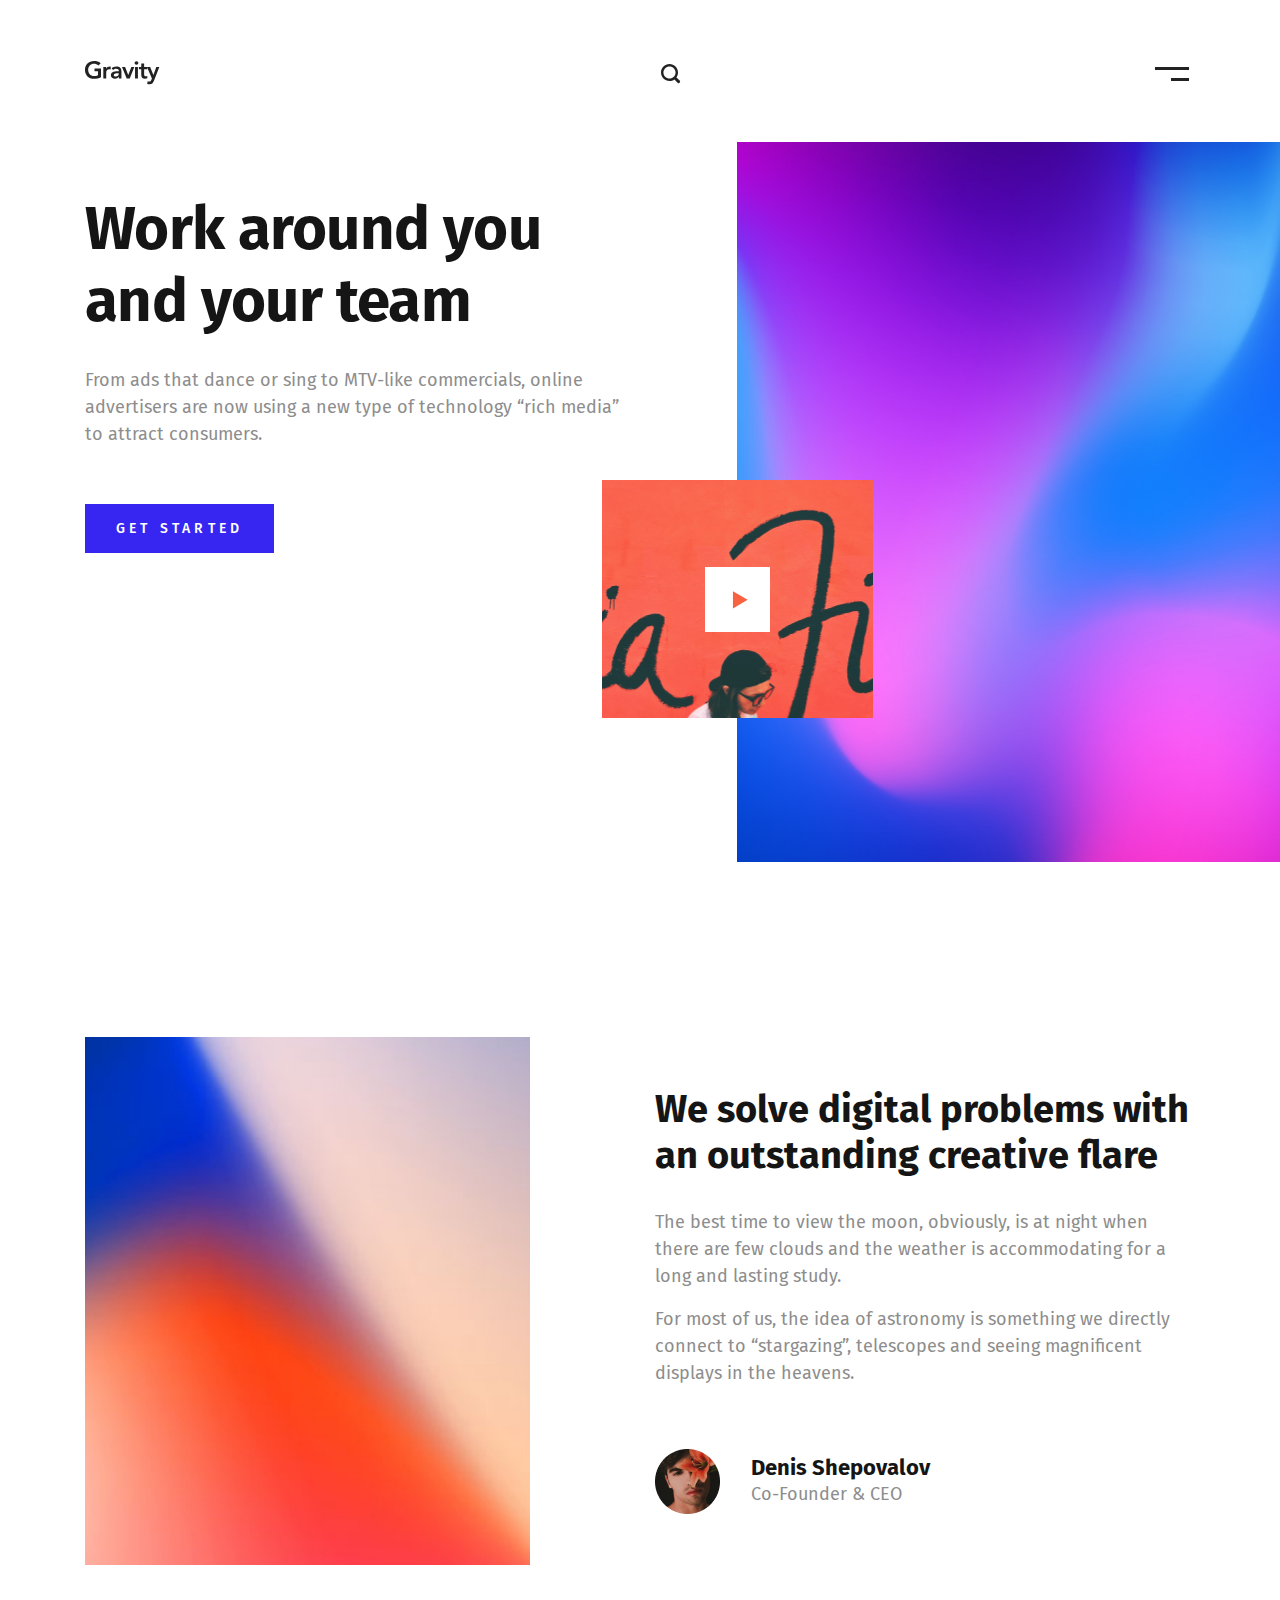
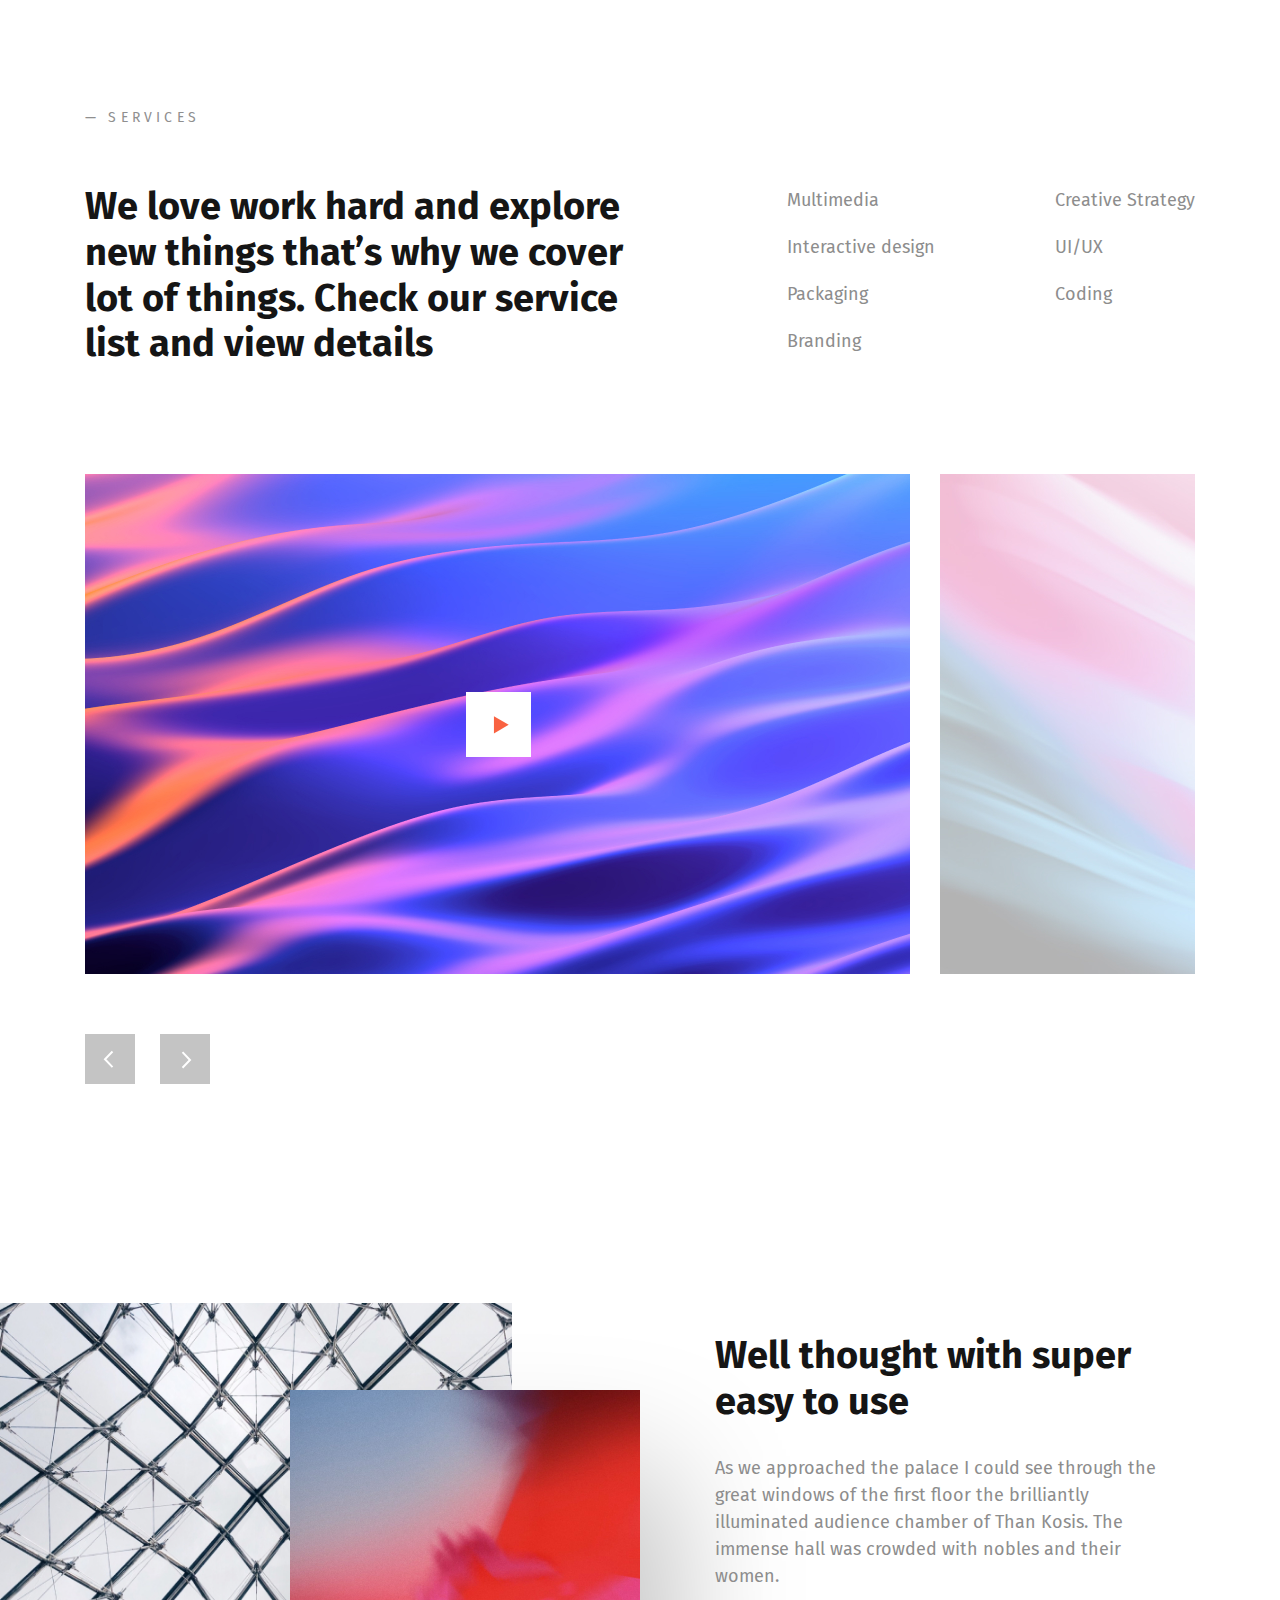
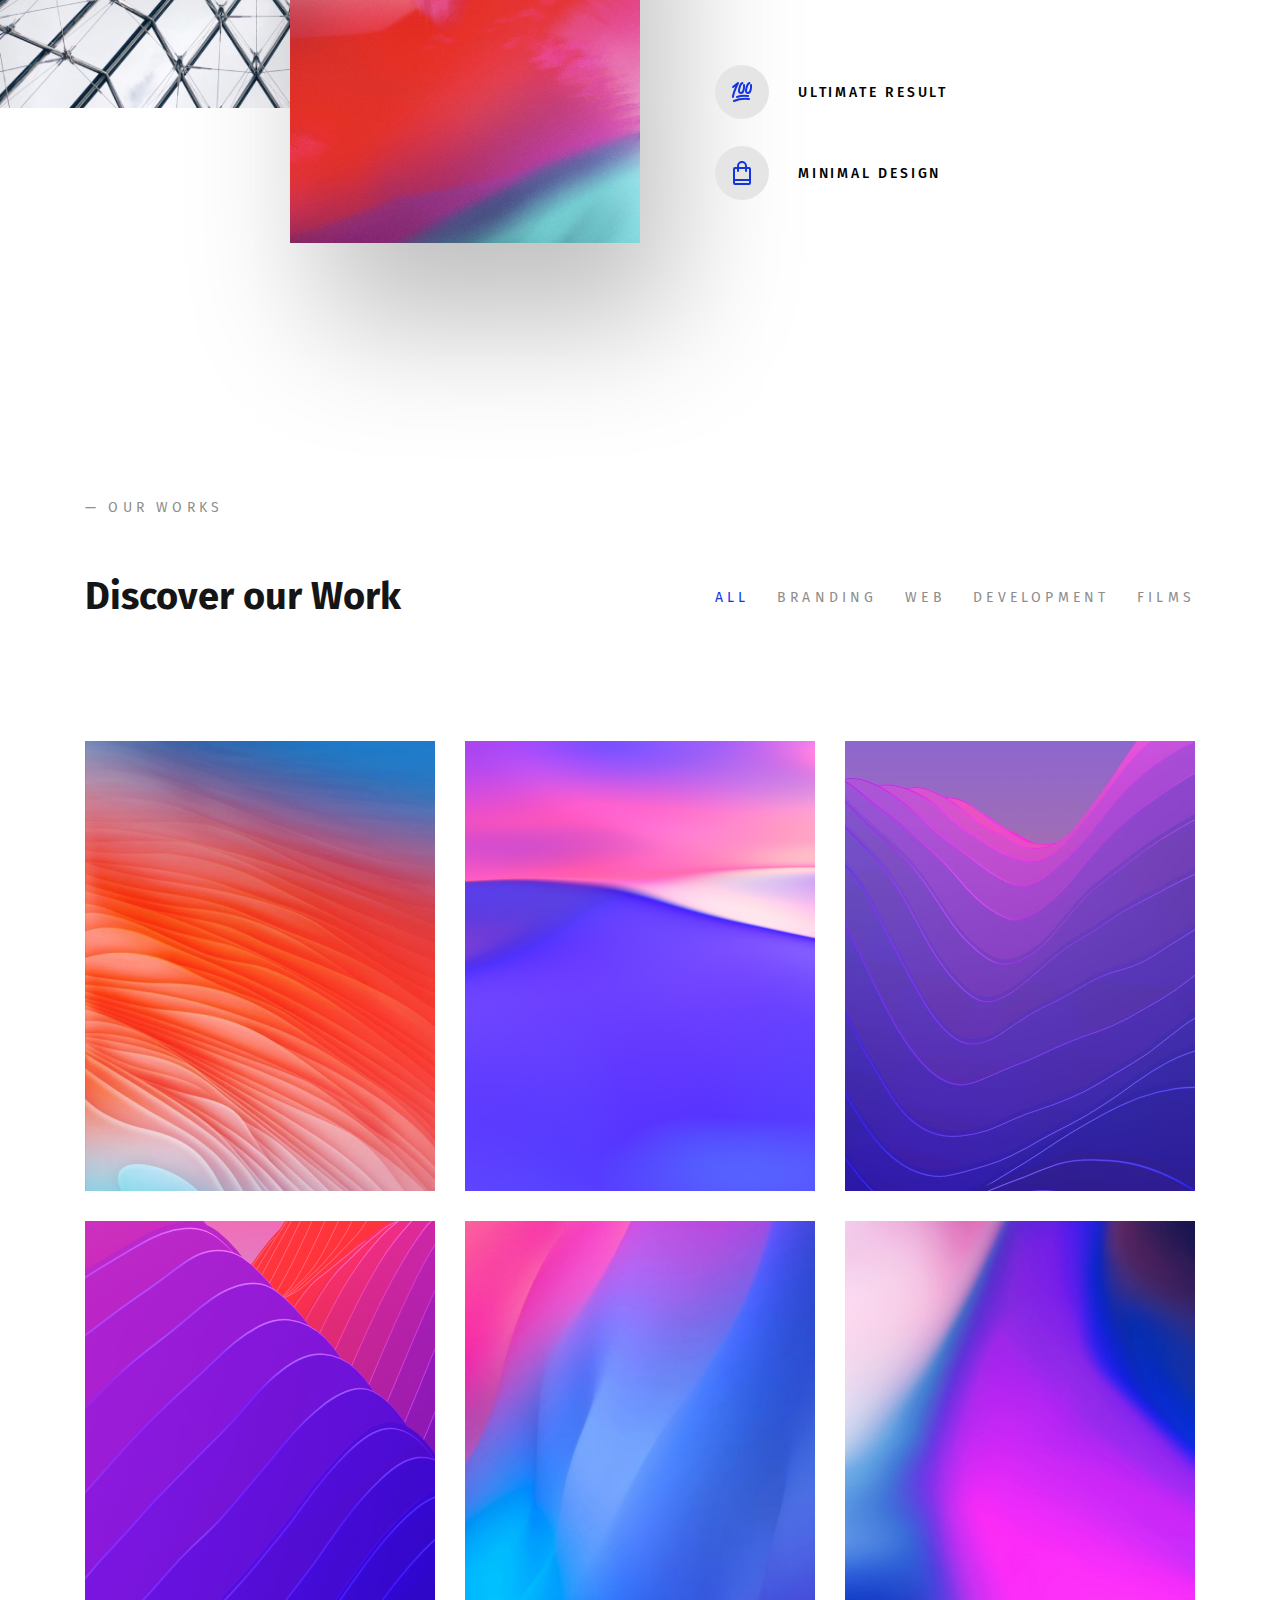
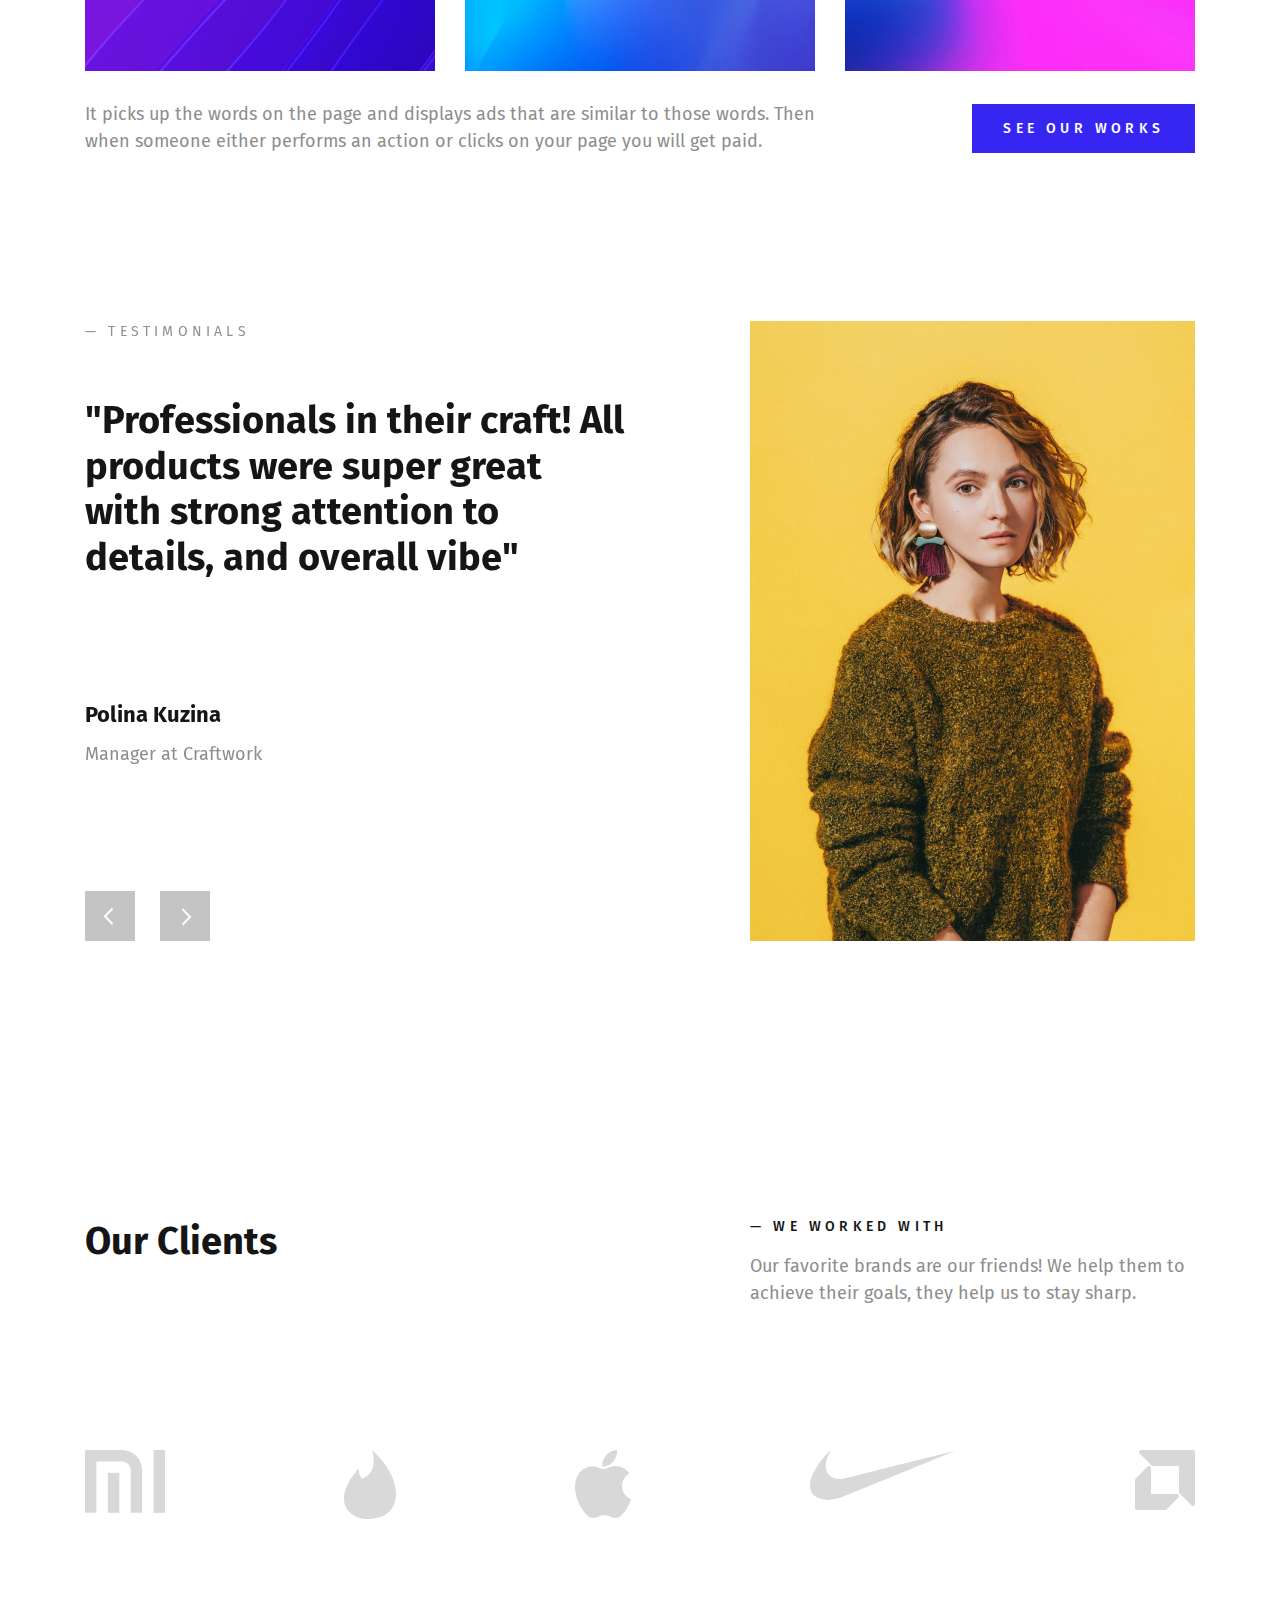
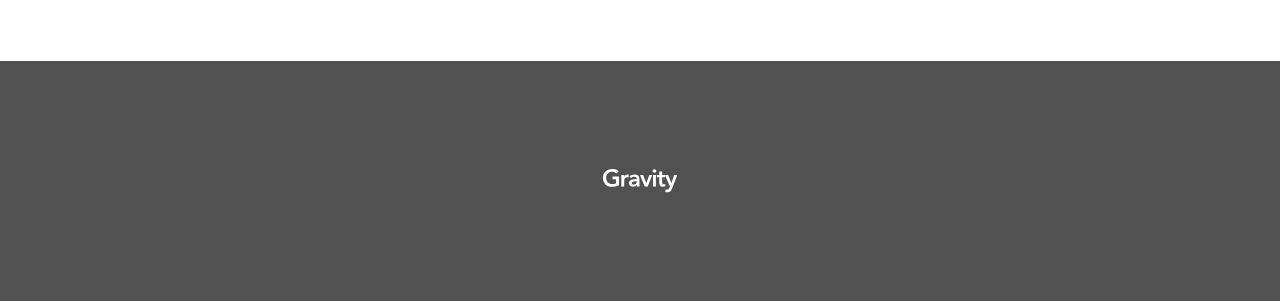
<file: gravity/index.html>
<!DOCTYPE html>
<html>

<head>
    <meta charset="utf-8">
    <title>Gravity</title>
    <meta name="viewport" content="width=device-width, initial-scale=1, shrink-to-fit=no">
    <link href="https://fonts.googleapis.com/css2?family=Fira+Sans:wght@400;500;700&display=swap" rel="stylesheet">
    <link rel="stylesheet" href="css/bootstrap.min.css">
    <link rel="stylesheet" href="css/main.css">
    <link rel="stylesheet" href="css/owl.carousel.min.css">
    <link rel="stylesheet" href="css/owl.theme.default.min.css">
</head>

<body>
    <header>
        <div class="nav">
            <div class="container">
                <div class="row">
                    <div class="col-4 col-md-4">
                        <img src="img/logo.svg" alt="Gravity" class="logo">
                    </div>
                    <div class="offset-md-2 col-4 col-md-3">
                        <button class="search">
                                <img src="img/search.svg" alt="Search for
                                    materials">
                            </button>
                    </div>
                    <div class="col-4 col-md-3">
                        <button class="menu ml-auto">
                                <img src="img/menu.svg" alt="Menu Gravity">
                            </button>
                    </div>
                </div>
            </div>
        </div>

        <div class="offer">
            <div class="container">
                <div class="row">
                    <div class="col-md-6 vh-dependent">
                        <div class="offer-cont">
                            <h1 class="offer-cont__title">
                                Work around you and your team
                            </h1>
                            <p class="offer-cont__text">
                                From ads that dance or sing to MTV-like commercials, online advertisers are now using a new type of technology “rich media” to attract consumers.
                            </p>
                            <button class="offer-cont__btn btn">
                                    get started
                                </button>
                        </div>
                    </div>
                    <div class="col-md-6 be-static">
                        <div class="hero">
                            <a href="#" class="video"></a>
                        </div>
                    </div>
                </div>
            </div>
        </div>
    </header>

    <section class="problems">
        <div class="container">
            <div class="row">
                <div class="col-md-5">
                    <img src="img/img2.jpg" class="img-fluid" alt="Poster">
                </div>
                <div class="col-md-6 ml-auto d-flex align-items-center">
                    <div class="about">
                        <h2 class="about__title">We solve digital problems with an outstanding creative flare
                        </h2>
                        <p class="about__text">
                            The best time to view the moon, obviously, is at night when there are few clouds and the weather is accommodating for a long and lasting study.
                        </p>
                        <p class="about__text">
                            For most of us, the idea of astronomy is something we directly connect to “stargazing”, telescopes and seeing magnificent displays in the heavens.
                        </p>
                        <div class="about__author">
                            <h4 class="about__name">
                                Denis Shepovalov
                            </h4>
                            <p class="about__add">
                                Co-Founder & CEO
                            </p>
                        </div>
                    </div>

                </div>
            </div>
        </div>
    </section>
    <section class="services">
        <div class="container">
            <div class="row">
                <div class="col-md-6">
                    <div class="section-title">
                        <p class="section-title__label">— Services</p>
                        <h2 class="section-title__heading">
                            We love work hard and explore new things that’s why we cover lot of things. Check our service list and view details
                        </h2>
                    </div>
                </div>
                <div class="col-md-5 ml-auto d-flex
                        justify-content-between">
                    <ul class="serv-list serv-list_left">
                        <li class="serv-list__item">
                            Multimedia
                        </li>
                        <li class="serv-list__item">
                            Interactive design
                        </li>
                        <li class="serv-list__item">
                            Packaging
                        </li>
                        <li class="serv-list__item">
                            Branding
                        </li>
                    </ul>
                    <ul class="serv-list serv-list_right">
                        <li class="serv-list__item">
                            Creative Strategy
                        </li>
                        <li class="serv-list__item">
                            UI/UX
                        </li>
                        <li class="serv-list__item">
                            Coding
                        </li>
                    </ul>
                </div>
            </div>
            <div class="row">
                <div class="col">
                    <div class="owl-carousel owl-theme work-carousel">
                        <div class="item">
                            <img src="img/img3.jpg" alt="Work">
                            <span class="owl-carousel__play"></span>
                        </div>
                        <div class="item">
                            <img src="img/img4.jpg" alt="Work">
                            <span class="owl-carousel__play"></span>
                        </div>
                        <div class="item">
                            <img src="img/img3.jpg" alt="Work">
                            <span class="owl-carousel__play"></span>
                        </div>
                        <div class="item">
                            <img src="img/img4.jpg" alt="Work">
                            <span class="owl-carousel__play"></span>
                        </div>

                    </div>
                </div>
            </div>
        </div>
    </section>
    <section class="result">
        <div class="container">
            <div class="row">
                <div class="col-md-6 be-static">
                    <div class="row">
                        <div class="collage">
                            <img src="img/img5.jpg" alt="Work">
                        </div>
                    </div>
                </div>
            </div>
            <div class="col-md-6 ml-auto d-flex align-items-center">
                <div class="easy">
                    <h2 class="easy__title">Well thought with super easy to use
                    </h2>
                    <p class="easy__text">
                        As we approached the palace I could see through the great windows of the first floor the brilliantly illuminated audience chamber of Than Kosis. The immense hall was crowded with nobles and their women.
                    </p>
                    <div class="easy__point easy__point_first">
                        Ultimate Result
                    </div>
                    <div class="easy__point easy__point_second">
                        Minimal Design
                    </div>

                </div>
            </div>
        </div>
    </section>

    <section class="works tabs">
        <div class="container">
            <div class="row">
                <div class="col-md-6">
                    <div class="section-title">
                        <p class="section-title__label">— our works</p>
                        <h2 class="section-title__heading">
                            Discover our Work
                        </h2>
                    </div>
                </div>
                <div class="col-12 col-xl-6">
                    <ul class="work-tabs tabs__caption d-flex
                            justify-content-between">
                        <li class="work-tabs__item active">
                            <a href="#">All</a>
                        </li>
                        <li class="work-tabs__item">
                            <a href="#">Branding</a>
                        </li>
                        <li class="work-tabs__item">
                            <a href="#">Web</a>
                        </li>
                        <li class="work-tabs__item">
                            <a href="#">Development</a>
                        </li>
                        <li class="work-tabs__item">
                            <a href="#">Films</a>
                        </li>


                </div>
            </div>
            <div class="row">
                <div class="col">

                    <div class="works-wrap d-flex
                                justify-content-between tabs__content active">
                        <a href="#" class="works-wrap__item">
                            <img src="img/img8.jpg" alt="Work">
                        </a>
                        <a href="#" class="works-wrap__item">
                            <img src="img/img9.jpg" alt="Work">
                        </a>
                        <a href="#" class="works-wrap__item">
                            <img src="img/img7.jpg" alt="Work">
                        </a>
                        <a href="#" class="works-wrap__item">
                            <img src="img/img10.jpg" alt="Work">
                        </a>
                        <a href="#" class="works-wrap__item">
                            <img src="img/img11.jpg" alt="Work">
                        </a>
                        <a href="#" class="works-wrap__item">
                            <img src="img/img12.jpg" alt="Work">
                        </a>
                    </div>

                    <div class="works-wrap d-flex
                                justify-content-between tabs__content">
                        <a href="#" class="works-wrap__item">
                            <img src="img/img7.jpg" alt="Work">
                        </a>
                        <a href="#" class="works-wrap__item">
                            <img src="img/img9.jpg" alt="Work">
                        </a>
                        <a href="#" class="works-wrap__item">
                            <img src="img/img8.jpg" alt="Work">
                        </a>
                        <a href="#" class="works-wrap__item">
                            <img src="img/img10.jpg" alt="Work">
                        </a>
                        <a href="#" class="works-wrap__item">
                            <img src="img/img12.jpg" alt="Work">
                        </a>
                        <a href="#" class="works-wrap__item">
                            <img src="img/img11.jpg" alt="Work">
                        </a>
                    </div>

                    <div class="works-wrap d-flex
                                justify-content-between tabs__content">
                        <a href="#" class="works-wrap__item">
                            <img src="img/img11.jpg" alt="Work">
                        </a>
                        <a href="#" class="works-wrap__item">
                            <img src="img/img12.jpg" alt="Work">
                        </a>
                        <a href="#" class="works-wrap__item">
                            <img src="img/img7.jpg" alt="Work">
                        </a>
                        <a href="#" class="works-wrap__item">
                            <img src="img/img8.jpg" alt="Work">
                        </a>
                        <a href="#" class="works-wrap__item">
                            <img src="img/img9.jpg" alt="Work">
                        </a>
                        <a href="#" class="works-wrap__item">
                            <img src="img/img10.jpg" alt="Work">
                        </a>
                    </div>

                    <div class="works-wrap d-flex
                                justify-content-between tabs__content">
                        <a href="#" class="works-wrap__item">
                            <img src="img/img8.jpg" alt="Work">
                        </a>
                        <a href="#" class="works-wrap__item">
                            <img src="img/img12.jpg" alt="Work">
                        </a>
                        <a href="#" class="works-wrap__item">
                            <img src="img/img7.jpg" alt="Work">
                        </a>
                        <a href="#" class="works-wrap__item">
                            <img src="img/img11.jpg" alt="Work">
                        </a>
                        <a href="#" class="works-wrap__item">
                            <img src="img/img10.jpg" alt="Work">
                        </a>
                        <a href="#" class="works-wrap__item">
                            <img src="img/img12.jpg" alt="Work">
                        </a>
                    </div>


                    <div class="works-wrap d-flex
                                justify-content-between tabs__content">
                        <a href="#" class="works-wrap__item">
                            <img src="img/img8.jpg" alt="Work">
                        </a>
                        <a href="#" class="works-wrap__item">
                            <img src="img/img9.jpg" alt="Work">
                        </a>
                        <a href="#" class="works-wrap__item">
                            <img src="img/img11.jpg" alt="Work">
                        </a>
                        <a href="#" class="works-wrap__item">
                            <img src="img/img12.jpg" alt="Work">
                        </a>
                        <a href="#" class="works-wrap__item">
                            <img src="img/img10.jpg" alt="Work">
                        </a>
                        <a href="#" class="works-wrap__item">
                            <img src="img/img7.jpg" alt="Work">
                        </a>
                    </div>

                </div>
            </div>

            <div class="works-info d-flex justify-content-between
                        align-items-center">
                <p class="works-info__text">It picks up the words on the page and displays ads that are similar to those words. Then when someone either performs an action or clicks on your page you will get paid.</p>
                <button class="btn">see our works</button>
            </div>
        </div>
    </section>
    <section class="testimonials">
        <div class="container">
            <div class="contribuitor-carousel owl-carousel">

                <div class="row">
                    <div class="col-md-6">
                        <div class="section-title">
                            <p class="section-title__label">— Testimonials</p>
                            <h2 class="section-title__heading">
                                "Professionals in their craft! All products were super great with strong attention to details, and overall vibe"
                            </h2>
                            <div class="contribuitor">
                                <h4 class="contribuitor__name">
                                    Polina Kuzina
                                </h4>
                                <p class="contribuitor__add">
                                    Manager at Craftwork
                                </p>
                            </div>
                        </div>
                    </div>
                    <div class="col-md-5 ml-auto">
                        <img src="img/photo.jpg" class="contribuitor-photo img-fluid" alt="Polina Kuzina">
                    </div>
                </div>

                <div class="row">
                    <div class="col-md-6">
                        <div class="section-title">
                            <p class="section-title__label">— Testimonials</p>
                            <h2 class="section-title__heading">
                                "Professionals in their craft! All products were super great with strong attention to details, and overall vibe"
                            </h2>
                            <div class="contribuitor">
                                <h4 class="contribuitor__name">
                                    Polina Kuzina
                                </h4>
                                <p class="contribuitor__add">
                                    Manager at Craftwork
                                </p>
                            </div>
                        </div>
                    </div>
                    <div class="col-md-5 ml-auto">
                        <img src="img/photo.jpg" class="contribuitor-photo img-fluid" alt="Polina Kuzina">
                    </div>
                </div>

            </div>

        </div>
    </section>
    <section class="clients">
        <div class="container">
            <div class="row d-flex justify-content-between">
                <div class="col-md-6">
                    <div class="section-title">
                        <h2 class="section-title__heading">
                            Our Clients
                        </h2>
                    </div>
                </div>
                <div class="col-md-5">
                    <div class="clients-about">
                        <h6 class="clients-about__label">
                            — We worked with
                        </h6>
                        <p class="clients-about__add">
                            Our favorite brands are our friends! We help them to achieve their goals, they help us to stay sharp.
                        </p>
                    </div>
                </div>

            </div>
            <div class="row">
                <div class="col">
                    <div class="clients-row d-flex justify-content-between">
                        <a href="#" class="clients-row__item">
                            <img src="img/xiaomi.svg" alt="Xiaomi">
                        </a>
                        <a href="#" class="clients-row__item">
                            <img src="img/tinder.svg" alt="Tinder">
                        </a>
                        <a href="#" class="clients-row__item">
                            <img src="img/apple.svg" alt="Apple">
                        </a>
                        <a href="#" class="clients-row__item">
                            <img src="img/nike.svg" alt="Nike">
                        </a>
                        <a href="#" class="clients-row__item">
                            <img src="img/amd.svg" alt="AMD">
                        </a>

                    </div>
                </div>
            </div>
        </div>
    </section>

    <footer class="footer ">
        <div class="container">
            <div class="row">
                <div class="col d-flex align-items-center justify-content-center ">
                    <img src="img/logo-footer.svg" alt="Gravity">
                </div>
            </div>
        </div>
    </footer>


    <script src=" js/jquery-3.5.1.min.js "></script>
    <script src="js/owl.carousel.min.js "></script>
    <script src="js/main.js "></script>
</body>

</html>

</html>
</file>
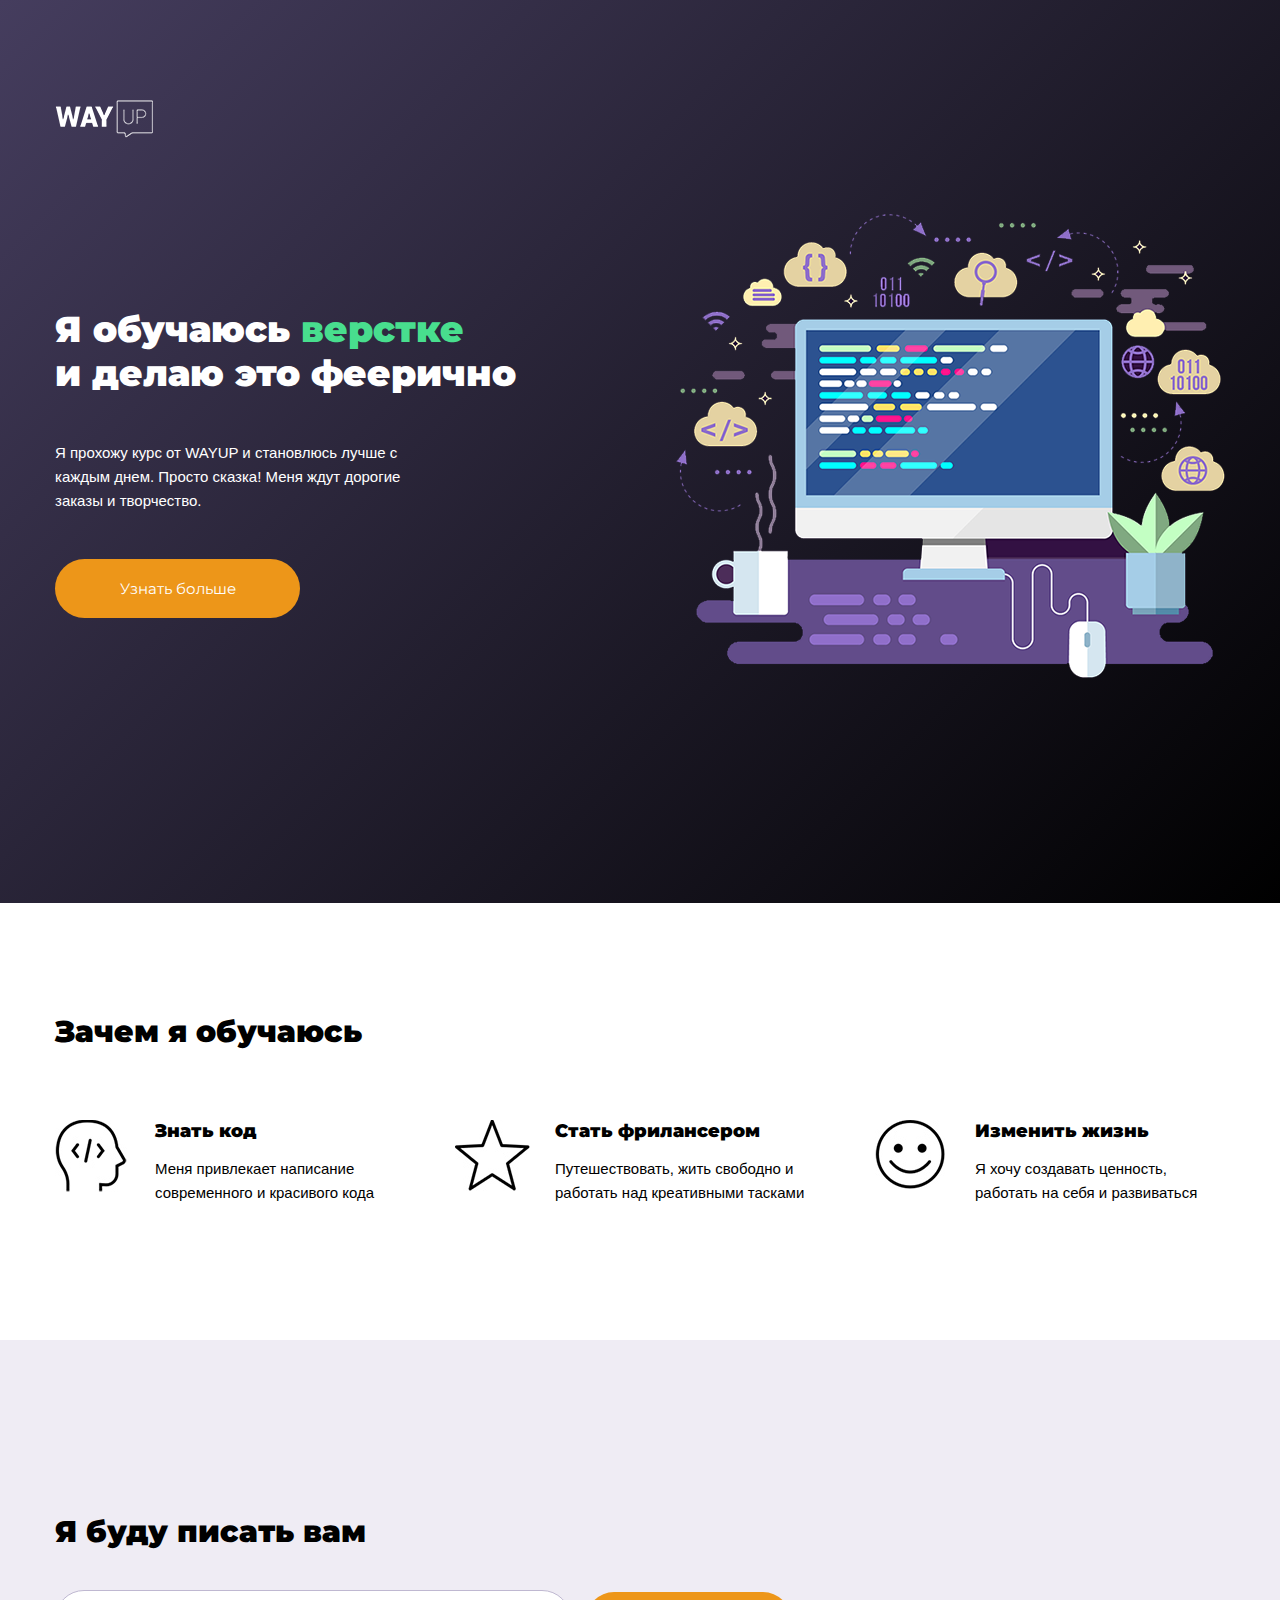
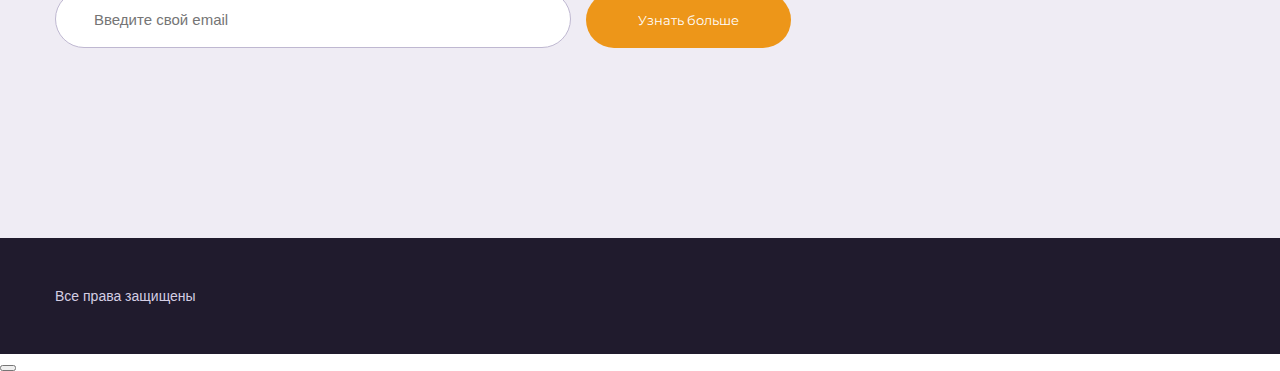
<file: js/index.html>
<!DOCTYPE html>
<html lang="en">

<head>
    <meta charset="UTF-8">
    <title>Document</title>
    <meta name="viewport" content="width=device-width, initial-scale=1, shrink-to-fit=no">
    <link href="https://fonts.googleapis.com/css2?family=Montserrat:wght@900&display=swap" rel="stylesheet">
    <link rel="stylesheet" href="css/style.css">
    <link rel="stylesheet" href="https://cdnjs.cloudflare.com/ajax/libs/animate.css/4.0.0/animate.min.css" />
</head>

<body>
    <header id="header" class="header">
        <div class="container">
            <div class="logo-container">
                <img src="img/logo.png" alt="wayup" class="logo animate__animated animate__backInDown">
            </div>
            <div class="wrapper">
                <div class="offer animate__animated animate__backInLeft">
                    <h1 class="title">Я обучаюсь <span>верстке</span> <br> и делаю это феерично
                    </h1>
                    <p class="intro">Я прохожу курс от WAYUP и становлюсь лучше с каждым днем. Просто сказка! Меня ждут дорогие заказы и творчество.</p>
                    <a href="#" class="btn" id="btn">Узнать больше</a>
                </div>
                <img src="img/desktop.png" alt="desktop" class="desktop animate__animated animate__backInRight">
            </div>
        </div>
    </header>
    <section id="learn" class="learn">
        <div class="container">
            <h2 class="section-title animate__animated">Зачем я обучаюсь</h2>
            <div class="skills">
                <div class="skill">
                    <h3 class="skill-title">
                        Знать код
                    </h3>
                    <p class="skill-text">Меня привлекает написание современного и красивого кода</p>
                </div>
                <div class="skill skill-free animate__animated">
                    <h3 class="skill-title">
                        Стать фрилансером
                    </h3>
                    <p class="skill-text">Путешествовать, жить свободно и работать над креативными тасками</p>
                </div>
                <div class="skill skill-change">
                    <h3 class="skill-title">
                        Изменить жизнь
                    </h3>
                    <p class="skill-text">Я хочу создавать ценность, работать на себя и развиваться</p>
                </div>
            </div>
        </div>
    </section>
    <section id="mail" class="mail">
        <div class="container">
            <h2 class="section-title">Я буду писать вам</h2>
            <form action="#" class="form">
                <input type="email" placeholder="Введите свой email" name="email" class="input" required>
                <button type="submit" class="btn btn-form">Узнать больше</button>
            </form>
        </div>
    </section>
    <footer id="footer" class="footer">
        <div class="container">
            <p class="credits">Все права защищены</p>
        </div>
    </footer>
    <script src="js/jquery-3.5.1.min.js"></script>
    <script src="js/main.js">
    </script>
    <div class="class">
        <button>
            <div></div>
        </button>
    </div>

</body>

</html>
</file>
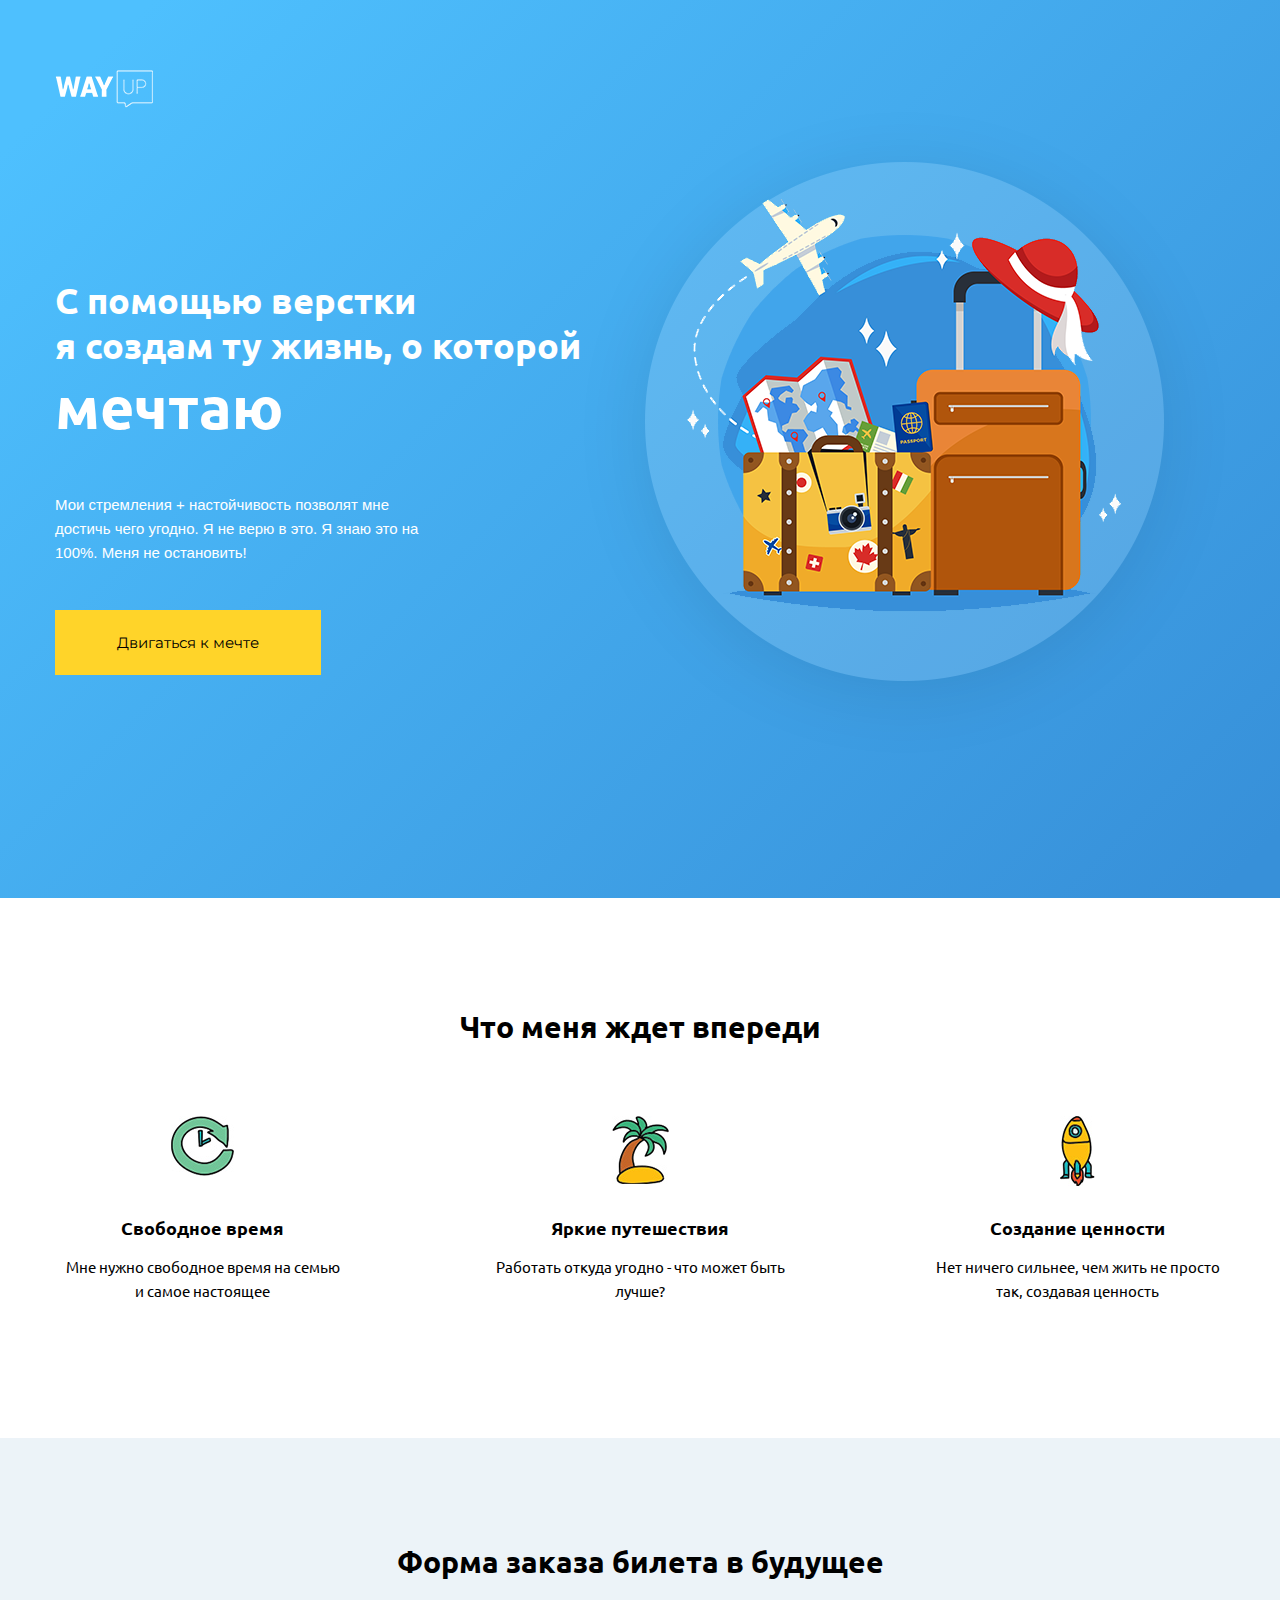
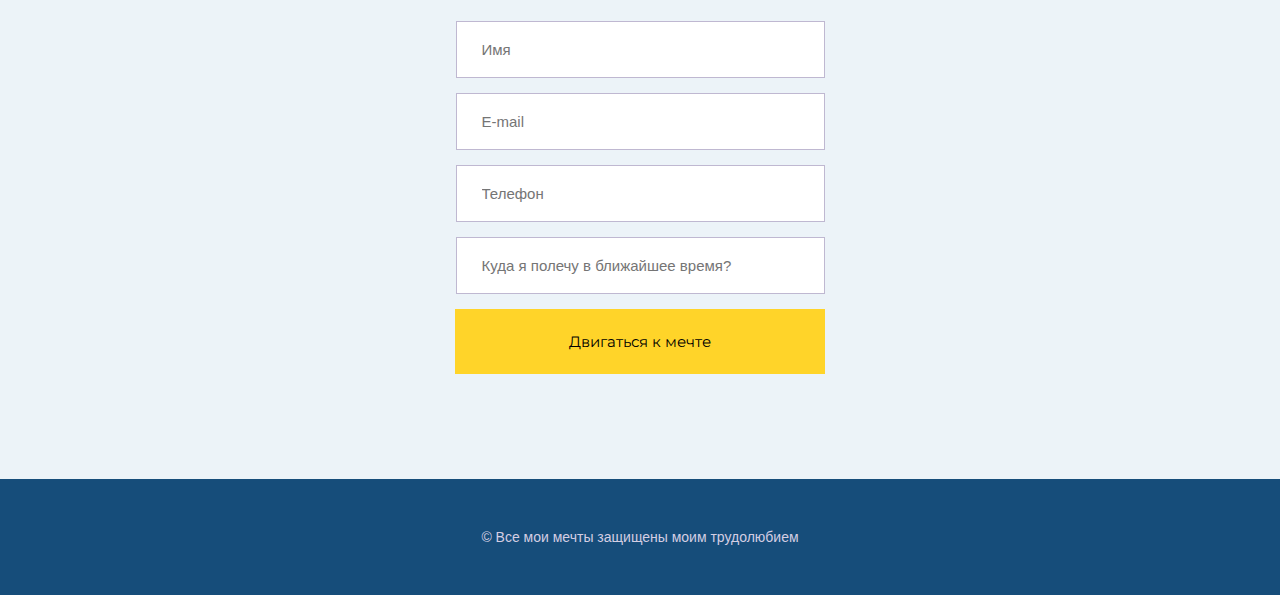
<file: домашнее задание/index.html>
<!DOCTYPE html>
<html lang="en">

<head>
    <meta charset="UTF-8">
    <meta name="viewport" content="width=device-width, initial-scale=1.0">
    <title>Document</title>
    <style>
        @import url('https://fonts.googleapis.com/css2?family=Montserrat:wght@900&family=Ubuntu:wght@400;700&display=swap');
    </style>
    <link rel="stylesheet" href="css/style.css">
</head>

<body>

    <header id="header" class="header">
        <div class="container">
            <div class="logo-container">
                <img src="img/logo.png" alt="wayup" class="logo">
            </div>
            <div class="wrapper">
                <div class="offer">
                    <h1 class="title">С помощью верстки <br> я создам ту жизнь, о которой <span>мечтаю</span>
                    </h1>
                    <p class="intro">Мои стремления + настойчивость позволят мне достичь чего угодно. Я не верю в это. Я знаю это на 100%. Меня не остановить!</p>
                    <a href="#" class="btn">Двигаться к мечте</a>
                </div>
                <img src="../домашнее задание/img/travel.png" alt="travel" class="travel">
            </div>
        </div>
    </header>

    <section id="learn" class="learn">
        <div class="container">
            <h2 class="section-title">Что меня ждет впереди</h2>
            <div class="plans">
                <div class="plan">
                    <h3 class="plan-title">
                        Свободное время
                    </h3>
                    <p class="plan-text">Мне нужно свободное время на семью <br> и самое настоящее</p>
                </div>
                <div class="plan plan-travel">
                    <h3 class="plan-title">
                        Яркие путешествия
                    </h3>
                    <p class="plan-text">Работать откуда угодно - что может быть лучше?</p>
                </div>
                <div class="plan plan-change">
                    <h3 class="plan-title">
                        Создание ценности
                    </h3>
                    <p class="plan-text">Нет ничего сильнее, чем жить не просто так, создавая ценность</p>
                </div>
            </div>
        </div>
    </section>
    <section id="mail" class="mail">
        <div class="container">
            <h2 class="section-title">Форма заказа билета в будущее</h2>
            <form action="#" class="form">
                <input type="name" placeholder="Имя" name="name" class="input" required>
                <input type="email" placeholder="E-mail" name="email" class="input" required>
                <input type="tel" placeholder="Телефон" name="tel" class="input" required>
                <input type="text" placeholder="Куда я полечу в ближайшее время?" name="text" class="input" required>
                <button type="submit" class="btn btn-form">Двигаться к мечте</button>
            </form>
        </div>
    </section>
    <footer id="footer" class="footer">
        <div class="container">
            <p class="credits">© Все мои мечты защищены моим трудолюбием</p>
        </div>
    </footer>
</body>

</html>
</file>
<file: gravity/css/main.css>
body {
    font-family: 'Fira Sans', sans-serif;
    font-size: 18px;
    color: #8D8D8D;
}

button {
    display: block;
    border: none;
    background-color: transparent;
}

ul,
li {
    display: block;
    padding: 0;
    margin: 0;
}

.vh-dependent {
    height: 35vh;
    display: flex;
    align-items: center;
}

.be-static {
    position: static;
}

h1,
h2,
h3,
h4,
h5,
h6 {
    font-style: normal;
    font-weight: 700;
    color: #151515;
    padding: 0;
    margin: 0;
}

h2 {
    font-size: 38px;
}

h6 {
    font-size: 14px;
    font-weight: 500;
}

.btn {
    background: #3726F2;
    color: #fff;
    text-transform: uppercase;
    font-weight: 500;
    font-size: 14px;
    padding: 13px 30px;
    display: inline;
    border-radius: 0;
    letter-spacing: 0.3em;
    transition: all 5s ease;
}

.btn:hover {
    background: #796EF8;
    color: #fff;
}

header {
    height: 100vh;
}

.nav {
    padding-top: 59px;
    margin-bottom: 127px;
}

.logo {}

.search {}

.menu {}

.offer-cont__title {
    font-size: 60px;
    letter-spacing: -0.01em;
}

.offer-cont__text {
    font-size: 18px;
    margin: 30px 0 56px;
    padding-left: 0;
}

.hero {
    background: url(../img/img1.jpg) no-repeat right top;
    background-size: 80% 100%;
    width: 53%;
    height: 80vh;
    position: absolute;
    right: 0;
    top: 142px;
}

.video {
    position: absolute;
    bottom: 20%;
    width: 40%;
    height: 33%;
    display: block;
    background: url('../img/video.jpg') no-repeat center center;
    display: flex;
    justify-content: center;
    align-items: center;
}

.video::after {
    content: '';
    display: block;
    background: url('../img/play.svg');
    width: 65px;
    height: 65px;
    position: absolute;
}

.problems {
    padding-top: 137px;
}

.about {}

.about__title {
    margin-bottom: 30px;
}

.about__text {}

.about__author {
    background: url('../img/author.jpg') no-repeat left center;
    padding: 7px 0 7px 96px;
    margin-top: 61px;
}

.about__name {
    font-size: 22px;
}

.about__add {
    margin-bottom: 0;
}

.services {
    padding-top: 142px;
}

.section-title__label {
    text-transform: uppercase;
    font-size: 14px;
    letter-spacing: 0.3em;
    color: #8F8F8F;
    padding-bottom: 40px;
}

.section-title__heading {}

.serv-list {
    margin-top: 80px;
}

.serv-list__item {
    margin-bottom: 20px;
}

.serv-list_left {
    margin-left: 37px;
}

.work-carousel {
    margin-top: 99px;
    ;
}

.work-carousel .owl-nav .owl-prev {
    margin: 0;
}

.owl-carousel .owl-nav button.owl-next,
.owl-carousel .owl-nav button.owl-prev {
    margin: 50px 25px 0 0;
}

.owl-carousel__play {
    display: block;
    background: url('../img/play.svg');
    width: 65px;
    height: 65px;
    position: absolute;
    top: 50%;
    left: 50%;
    margin-left: -32px;
    margin-top: -32px;
    cursor: pointer;
}

.result {
    padding-top: 219px;
}

.collage {
    width: 50%;
    height: 540px;
    background: url('../img/img6.jpg') no-repeat left top / 80% 75%;
    position: absolute;
    left: 0;
}

.collage img {
    display: block;
    position: absolute;
    width: 350px;
    height: 453px;
    right: 0;
    bottom: 0;
    box-shadow: 30px 80px 130px rgba(0, 0, 0, 0.25);
}

.easy {
    margin-left: 60px;
    margin-top: 30px;
}

.easy__title {
    margin-bottom: 30px;
}

.easy__text {
    margin-bottom: 62px;
}

.easy__point {
    padding-left: 83px;
    text-transform: uppercase;
    color: #000;
    letter-spacing: 0.2em;
    font-weight: 500;
    font-size: 14px;
    padding-top: 30px;
    padding-bottom: 30px;
}

.easy__point_first {
    background: url('../img/icon100.svg') no-repeat left center;
}

.easy__point_second {
    background: url('../img/bag.svg') no-repeat left center;
}

.works {
    padding-top: 283px;
}

.work-tabs {
    margin-left: 60px;
    font-size: 14px;
    text-transform: uppercase;
    letter-spacing: 0.3em;
    margin-top: 90px;
}

.work-tabs__item a {
    text-decoration: none;
    color: #8D8D8D;
}

.work-tabs .active a {
    color: #1434E1;
}

.works-wrap {
    flex-wrap: wrap;
    margin-top: 122px;
}

.works-wrap__item {
    padding-bottom: 30px;
    position: relative;
}

.works-wrap__item:hover img {
    box-shadow: -30px 80px 200px rgba(0, 0, 0, 0.25);
    -moz-transform: translate(0px, -12px);
    -webkit-transform: translate(0px, -12px);
    -o-transform: translate(0px, -12px);
    -ms-transform: translate(0px, -12px);
    transform: translate(0px, -12px);
}

.works-wrap__item:hover:after {
    content: '';
    display: block;
    background: url('../img/play.svg');
    position: absolute;
    width: 65px;
    height: 65px;
    left: 50%;
    top: 50%;
    margin-top: -32px;
    margin-left: -32px;
}

.tabs__content {
    display: none !important;
    /* по умолчанию прячем все блоки */
}

.tabs__content.active {
    display: flex !important;
    /* по умолчанию показываем нужный блок */
}

.works-info__text {
    width: 730px;
    margin: 0;
}

.testimonials {
    padding-top: 166px;
}

.contribuitor {
    margin-top: 121px;
}

.contribuitor__name {
    font-size: 22px;
}

.contribuitor__add {
    margin-top: 13px;
}

.contribuitor-photo {
    display: block;
}

.contribuitor-carousel .owl-nav {
    display: flex;
    margin-top: -100px;
    position: relative;
}

.clients {
    padding-top: 278px;
}

.clients-about__label {
    text-transform: uppercase;
    letter-spacing: 0.3em;
    margin-bottom: 17px;
}

.clients-row {
    padding-top: 127px;
}

.footer {
    background: #515151;
    margin-top: 141px;
}

.footer .col {
    height: 240px;
}

@media screen and (min-width: 992px) {
    .work-carousel .item,
    .work-carousel .owl-item {
        width: 825px !important;
        position: relative;
    }
}

@media screen and (max-width: 1200px) {
    .work-tabs {
        margin-left: 0;
    }
    .works-wrap__item {
        width: 30%;
    }
    .works-wrap__item img {
        display: block;
        width: 100%;
    }
    .contribuitor {
        margin-top: 70px;
    }
}

@media screen and (max-width: 992px) {
    .offer-cont__title {
        font-size: 44px;
    }
    .section-title__heading {
        font-size: 27px;
    }
    .section-title__label {
        margin-bottom: 0;
        padding-bottom: 20px;
    }
    .work-carousel {
        margin-top: 20px;
    }
    .result {
        padding-top: 150px;
    }
    .work-tabs {
        margin-top: 40px;
    }
    .works-wrap {
        margin-top: 50px;
    }
    .contribuitor {
        margin-top: 40px;
    }
    .clients {
        padding-top: 150px;
    }
    .clients-row {
        padding-top: 50px;
    }
    .works {
        padding-top: 150px;
    }
    .testimonials {
        padding-top: 150px;
    }
    .footer {
        margin-top: 50px;
    }
}

@media screen and (max-width: 720px) {
    .hero {
        position: relative;
        width: 100%;
        height: 200px;
        top: 0;
        margin-top: 50px;
        margin-bottom: 50px;
    }
    .vh-dependent {
        height: 100%;
        display: flex;
        align-items: center;
    }
    .problems {
        padding-top: 225px;
    }
    .collage {
        position: relative;
        width: 100%;
    }
    .easy {
        margin-left: 0;
    }
}

@media screen and (max-width: 576px) {
    .serv-list_left {
        margin-left: 0;
    }
    .works-wrap__item {
        width: 100%;
    }
    .clients-row {
        flex-direction: column;
        align-items: center;
        padding-top: 30px;
        margin-bottom: 0;
    }
    .clients-row__item {
        margin-bottom: 30px;
    }
    .footer {
        margin-top: 30px;
    }
}
</file>
<file: js/css/style.css>
body {
        font-family: 'open sans', sans-serif;
        color: #000000;
        font-size: 15px;
        padding: 0;
        margin: 0;
        overflow-x: hidden;
    }
    
    h1,
    h2,
    h3,
    h4,
    h5 {
        margin: 0;
        font-family: 'Montserrat', sans-serif;
        font-weight: 900;
    }
    
    p {
        line-height: 1.6em;
    }
    
    div {
        box-sizing: border-box;
    }
    
    .container {
        width: 1170px;
        margin: 0 auto;
    }
    
    .header {
        background: rgba(69, 61, 94, 1);
        background: -moz-linear-gradient(-45deg, rgba(69, 61, 94, 1) 0%, rgba(0, 0, 0, 1) 100%);
        background: -webkit-gradient(left top, right bottom, color-stop(0%, rgba(69, 61, 94, 1)), color-stop(100%, rgba(0, 0, 0, 1)));
        background: -webkit-linear-gradient(-45deg, rgba(69, 61, 94, 1) 0%, rgba(0, 0, 0, 1) 100%);
        background: -o-linear-gradient(-45deg, rgba(69, 61, 94, 1) 0%, rgba(0, 0, 0, 1) 100%);
        background: -ms-linear-gradient(-45deg, rgba(69, 61, 94, 1) 0%, rgba(0, 0, 0, 1) 100%);
        background: linear-gradient(135deg, rgba(69, 61, 94, 1) 0%, rgba(0, 0, 0, 1) 100%);
        filter: progid: DXImageTransform.Microsoft.gradient(startColorstr='#453d5e', endColorstr='#000000', GradientType=1);
        padding-top: 100px;
        padding-bottom: 225px;
        color: #fff;
    }
    
    .wrapper {
        display: flex;
        justify-content: space-between;
    }
    
    .offer {
        margin-top: 166px;
        width: 490px;
    }
    
    .title {
        font-size: 36px;
    }
    
    .title span {
        color: #48de8e;
    }
    
    .intro {
        margin-top: 46px;
        margin-bottom: 46px;
        width: 380px;
    }
    
    .btn {
        font-family: 'Montserrat', sans-serif;
        background: #ed9619;
        color: #ffffff;
        border-radius: 100px;
        display: block;
        width: 205px;
        padding: 20px;
        text-align: center;
        text-decoration: none;
    }
    
    .btn:hover {
        background: #d38515;
        color: #fff;
    }
    
    .desktop {
        margin-top: 73px;
    }
    
    .learn {
        margin-top: 110px;
        padding-bottom: 120px;
    }
    
    .section-title {
        font-size: 30px;
        color: #000000;
    }
    
    .skills {
        display: flex;
        justify-content: space-between;
        margin-top: 70px;
    }
    
    .skill {
        width: 350px;
        background: url('../img/icon1.jpg') no-repeat left top;
        padding-left: 100px;
    }
    
    .skill-title {
        font-size: 18px;
    }
    
    .skill-free {
        width: 370px;
        background: url('../img/icon2.jpg') no-repeat left top;
    }
    
    .skill-change {
        background: url('../img/icon3.jpg') no-repeat left top;
    }
    
    .mail {
        background-color: #efecf4;
        padding-top: 173px;
        padding-bottom: 190px;
    }
    
    .form {
        margin-top: 40px;
    }
    
    .input {
        width: 474px;
        font-family: 'Open sans', sans-serif;
        font-size: 15px;
        border: 1px solid #bfb8d1;
        border-radius: 100px;
        height: 54px;
        padding-left: 38px;
    }
    
    .btn-form {
        border: 0;
        cursor: pointer;
        display: inline;
        margin-left: 11px;
    }
    
    .footer {
        padding: 33px 0;
        background-color: #201b2d;
    }
    
    .credits {
        font-size: 14px;
        color: #d4cee3;
    }

    /*JS*/

    .red {
        color: red;
    }

    .animate_animated {
        opacity: 0;
    }


    /* Responsive */

    /* 992px - 1200px */    
    @media screen and (max-width: 1200px) {
        .container {
            width: 960px;
        }
    }

    /* 768px - 992px */    
    @media screen and (max-width: 992px) {
        .container {
            width: 720px;
        }
        
        .logo-container {
            width: 100%;
            text-align: center;
        }
        .wrapper {
            flex-direction: column;
        }
        .offer {
            width: 100%;
            display: flex;
            flex-direction: column;
            align-items: center;
        }
        .offer .title {
            text-align: center;
        }
        .intro {
            width: 100%;
            text-align: center;
        }
        .btn {
            text-align: center;
            margin-top: 30px;
        }
        .desktop {
            display: block;
            width: 549px;
            margin: 72px auto;
        }
        .skills {
            flex-direction: column;
            margin-left: 50px;
        }
        .skill {
            width: auto;
            margin-bottom: 30px;
        }
        .section-title {
            text-align: center;
        }
        .form {
            display: flex;
            flex-direction: column;
            align-items: center;
            justify-content: center;
        }
        .credits {
            text-align: center;
        }
    }

    /* 576px - 768px */    
    @media screen and (max-width: 768px) {
        .container {
            width: 540px;
        }
        .desktop {
            width: 100%;
        }
    }

    /* 320px - 576px */    
    @media screen and (max-width: 576px) {
        .container {
            width: 90%;
        }
        .input {
            width: 80%;
        }
        .skills {
            width: 100%;
            margin-left: 0;
        }
    }
</file>
<file: домашнее задание/css/style.css>
body {
            color: #000000;
            font-size: 15px;
            padding: 0;
            margin: 0;
        }
        
        h1,
        h2,
        h3,
        h4,
        h5 {
            margin: 0;
            font-family: 'Ubuntu', sans-serif;
            font-weight: 700;
        }
        
        p {
            line-height: 1.6em;
        }
        
        div {
            box-sizing: border-box;
        }
        
        .container {
            width: 1170px;
            margin: 0 auto;
        }
        
        .header {
            background: rgba(78, 192, 254, 1);
            background: -moz-linear-gradient(-45deg, rgba(78, 192, 254, 1) 0%, rgba(78, 192, 254, 1) 3%, rgba(78, 192, 254, 1) 7%, rgba(55, 144, 217, 1) 97%, rgba(55, 144, 217, 1) 100%);
            background: -webkit-gradient(left top, right bottom, color-stop(0%, rgba(78, 192, 254, 1)), color-stop(3%, rgba(78, 192, 254, 1)), color-stop(7%, rgba(78, 192, 254, 1)), color-stop(97%, rgba(55, 144, 217, 1)), color-stop(100%, rgba(55, 144, 217, 1)));
            background: -webkit-linear-gradient(-45deg, rgba(78, 192, 254, 1) 0%, rgba(78, 192, 254, 1) 3%, rgba(78, 192, 254, 1) 7%, rgba(55, 144, 217, 1) 97%, rgba(55, 144, 217, 1) 100%);
            background: -o-linear-gradient(-45deg, rgba(78, 192, 254, 1) 0%, rgba(78, 192, 254, 1) 3%, rgba(78, 192, 254, 1) 7%, rgba(55, 144, 217, 1) 97%, rgba(55, 144, 217, 1) 100%);
            background: -ms-linear-gradient(-45deg, rgba(78, 192, 254, 1) 0%, rgba(78, 192, 254, 1) 3%, rgba(78, 192, 254, 1) 7%, rgba(55, 144, 217, 1) 97%, rgba(55, 144, 217, 1) 100%);
            background: linear-gradient(135deg, rgba(78, 192, 254, 1) 0%, rgba(78, 192, 254, 1) 3%, rgba(78, 192, 254, 1) 7%, rgba(55, 144, 217, 1) 97%, rgba(55, 144, 217, 1) 100%);
            filter: progid: DXImageTransform.Microsoft.gradient( startColorstr='#4ec0fe', endColorstr='#3790d9', GradientType=1);
            padding-top: 70px;
            padding-bottom: 145px;
            color: #fff;
        }
        
        .wrapper {
            display: flex;
            justify-content: space-between;
        }
        
        .offer {
            margin-top: 166px;
            width: 530px;
        }
        
        .title {
            font-size: 36px;
        }
        
        .title span {
            font-size: 59px;
            ;
        }
        
        .intro {
            font-family: 'open sans', sans-serif;
            margin-top: 50px;
            margin-bottom: 45px;
            width: 370px;
        }
        
        .btn {
            font-family: 'Montserrat', sans-serif;
            background: #ffd429;
            color: #000000;
            display: block;
            width: 220px;
            padding: 23px;
            text-align: center;
            text-decoration: none;
            font-size: 15px;
        }
        
        .btn:hover {
            background: #e5bf29;
            color: #fff;
        }
        
        .learn {
            margin-top: 110px;
            padding-bottom: 120px;
        }
        
        .section-title {
            text-align: center;
            font-size: 30px;
            color: #000000;
        }
        
        .plans {
            display: flex;
            justify-content: space-between;
            margin-top: 70px;
            font-family: 'Ubuntu', sans-serif;
        }
        
        .plan {
            width: 295px;
            background: url('../img/icon1.jpg') no-repeat top;
            text-align: center;
        }
        
        .plan-title {
            font-size: 18px;
            padding-top: 100px;
        }
        
        .plan-travel {
            width: 290px;
            background: url('../img/icon2.jpg') no-repeat top;
        }
        
        .plan-change {
            background: url('../img/icon3.jpg') no-repeat top;
        }
        
        .mail {
            background-color: #ecf3f8;
            padding: 105px 0;
        }
        
        .form {
            margin-top: 40px;
            display: flex;
            flex-direction: column;
            align-items: center;
        }
        
        .input {
            width: 340px;
            font-family: 'Open sans', sans-serif;
            font-size: 15px;
            border: 1px solid #bfb8d1;
            height: 54px;
            padding-left: 25px;
            padding-top: 0px;
            margin-bottom: 15px;
        }
        
        .btn-form {
            border: 0;
            cursor: pointer;
            width: 370px;
        }
        
        .footer {
            padding: 33px 0;
            background-color: #164d7a;
            text-align: center;
        }
        
        .credits {
            font-family: 'open sans', sans-serif;
            font-size: 14px;
            color: #d4cee3;
        }

        /*Responsive*/

        /* 992px - 1200px */
        @media screen and (max-width: 1200px) {
            .container {
                width: 960px;                
                overflow: hidden;
            }
        }

        /* 768px - 992px */        
        @media screen and (max-width: 992px) {
            .header {
                padding-bottom: 0;
            }

            .container {
                width: 720px;  
            }

            .logo-container {
                width: 100%;
                text-align: center;
            }

            .wrapper {
                flex-direction: column;
            }

            .offer {
                width: 100%;
                display: flex;
                flex-direction: column;
                align-items: center;
                margin: 80px auto;
            }

            .offer h1 {
                text-align: center;
            }

            .travel {
                width: 641px;
                margin: auto;
            }
        }

        /* 576px - 768px */
        @media screen and (max-width: 768px) {
            .container {
                width: 540px;
            }

            .travel {
                width: 100%;
            }
        }

        /* 320px - 576px */        
        @media screen and (max-width: 576px) {
            .container {
                width: 90%;
            }

            .intro {
                width: 90%;
                text-align: center;
            }

            .plan {
                width: 30%;
            }

            .input {
                width: 95%;
                padding-left: 5px;
                box-sizing: border-box; 
            }

            .btn {
                width: 95%;
            }
        }
</file>
